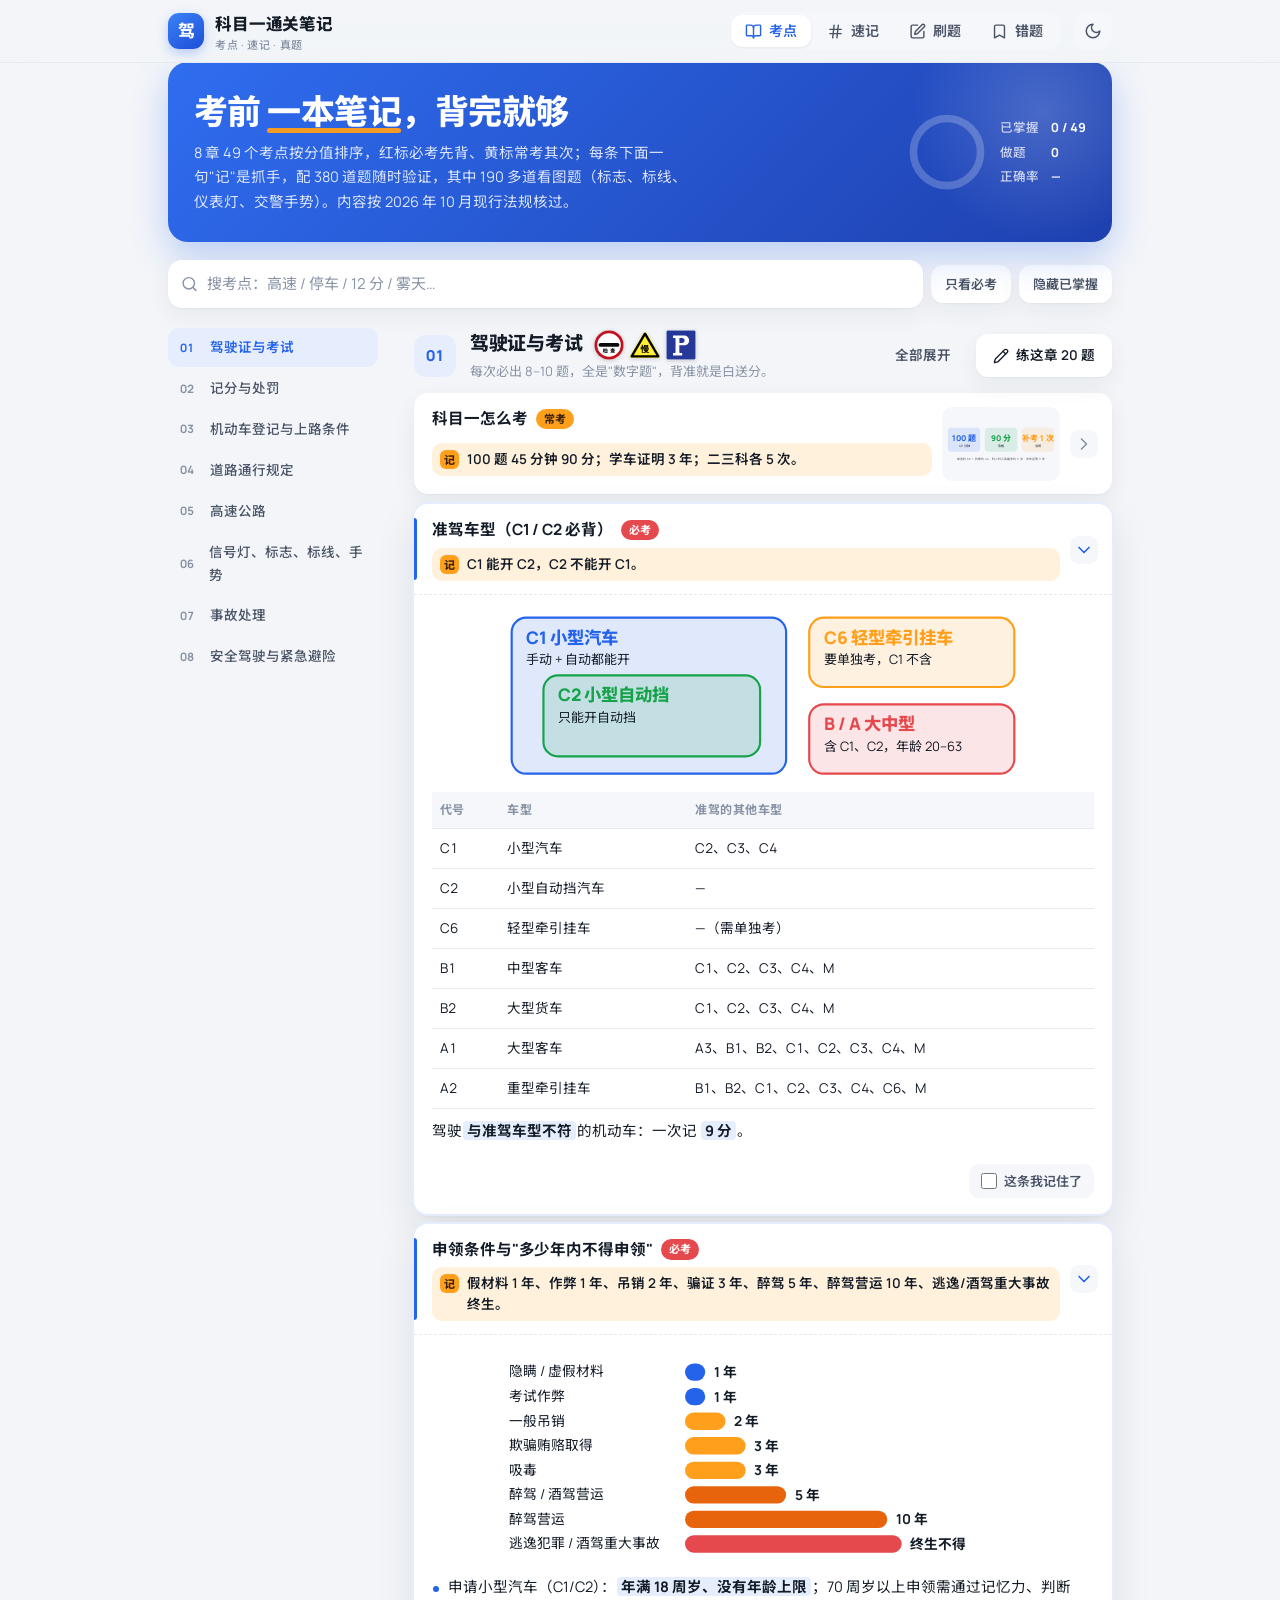
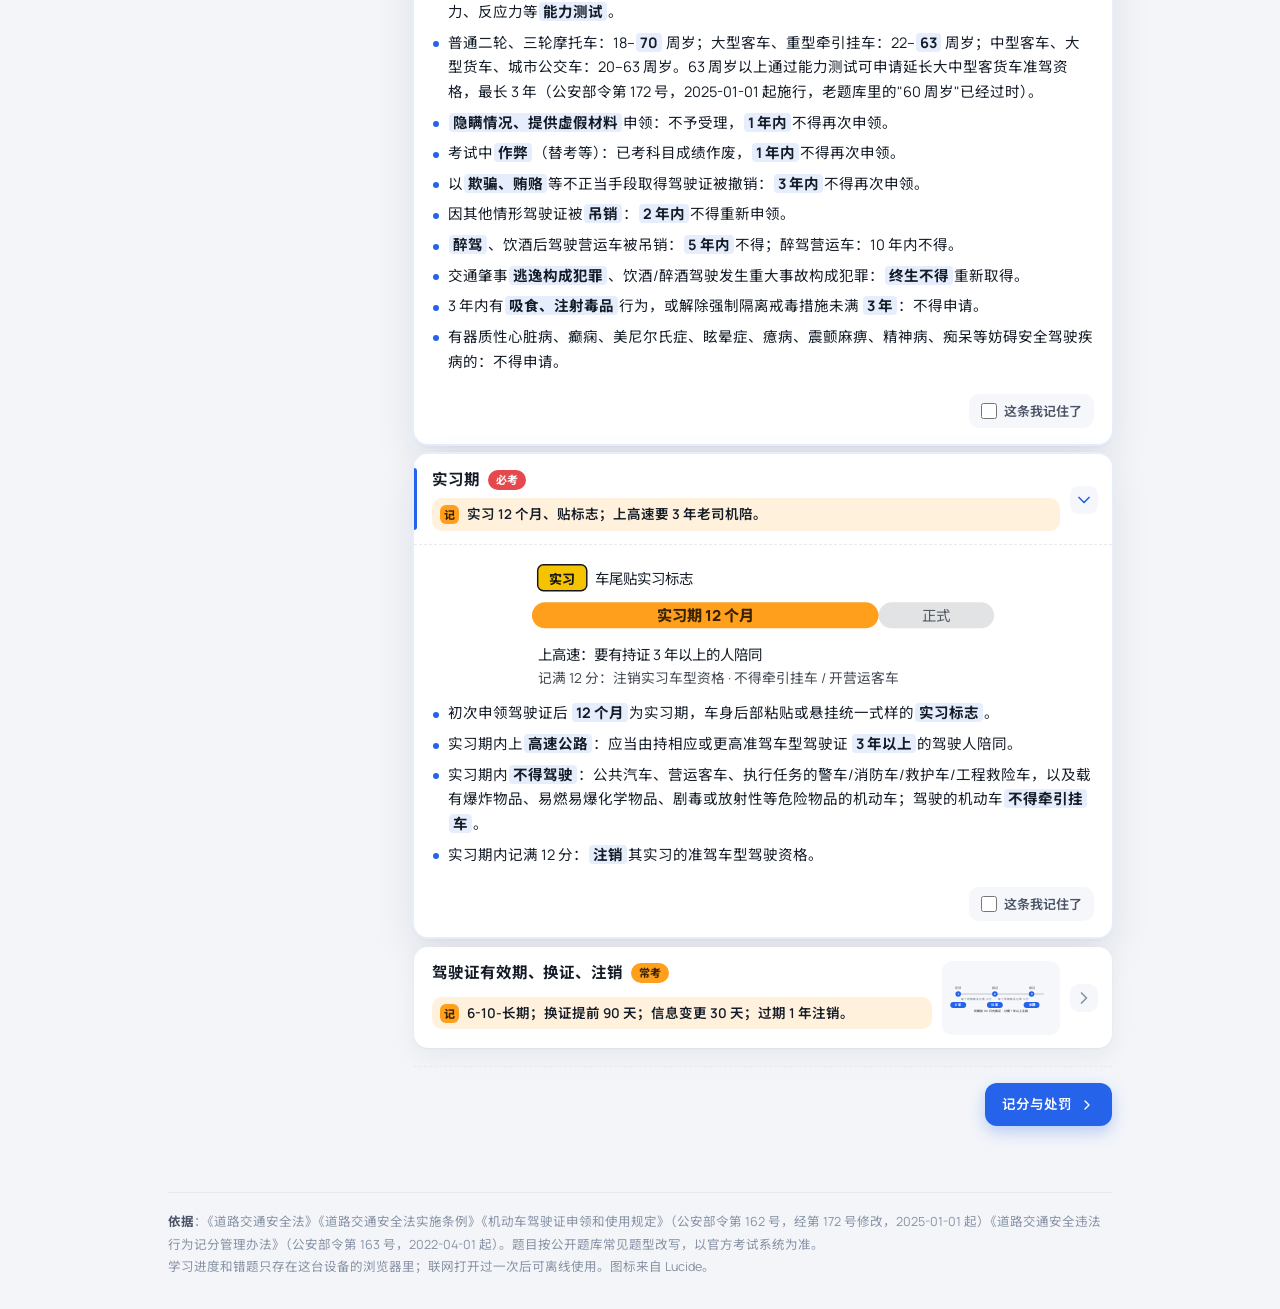
<file: index.html>
<!doctype html>
<html lang="zh-CN">
<head>
<meta charset="utf-8">
<meta name="viewport" content="width=device-width,initial-scale=1,viewport-fit=cover">
<meta name="theme-color" content="#2563eb">
<title>科目一通关笔记</title>
<meta name="description" content="驾照科目一考点大纲、高频数字速记和经典真题练习（含标志、标线、仪表灯、交警手势看图题），手机电脑都能用，离线可看。">
<link rel="manifest" href="manifest.json">
<meta name="apple-mobile-web-app-capable" content="yes">
<meta name="mobile-web-app-capable" content="yes">
<meta name="apple-mobile-web-app-title" content="科目一">
<link rel="apple-touch-icon" href="assets/icons/icon-180.png">
<link rel="icon" type="image/png" sizes="32x32" href="assets/icons/favicon-32.png">
<link rel="preconnect" href="https://fonts.googleapis.com">
<link rel="preconnect" href="https://fonts.gstatic.com" crossorigin>
<link rel="stylesheet" href="https://fonts.googleapis.com/css2?family=Manrope:wght@500;600;700;800&family=Noto+Sans+SC:wght@400;500;700&display=swap">
<link rel="stylesheet" href="assets/style.css?v=24">
</head>
<body>
<!-- Lucide 图标（ISC 许可），统一 24 网格 / 2px 描边 -->
<svg width="0" height="0" style="position:absolute" aria-hidden="true">
  <symbol id="i-book" viewBox="0 0 24 24"><path d="M12 7v14"/><path d="M3 18a1 1 0 0 1-1-1V4a1 1 0 0 1 1-1h5a4 4 0 0 1 4 4 4 4 0 0 1 4-4h5a1 1 0 0 1 1 1v13a1 1 0 0 1-1 1h-6a3 3 0 0 0-3 3 3 3 0 0 0-3-3z"/></symbol>
  <symbol id="i-num" viewBox="0 0 24 24"><line x1="4" x2="20" y1="9" y2="9"/><line x1="4" x2="20" y1="15" y2="15"/><line x1="10" x2="8" y1="3" y2="21"/><line x1="16" x2="14" y1="3" y2="21"/></symbol>
  <symbol id="i-pen" viewBox="0 0 24 24"><path d="M12 3H5a2 2 0 0 0-2 2v14a2 2 0 0 0 2 2h14a2 2 0 0 0 2-2v-7"/><path d="M18.375 2.625a1 1 0 0 1 3 3l-9.013 9.014a2 2 0 0 1-.853.505l-2.873.84a.5.5 0 0 1-.62-.62l.84-2.873a2 2 0 0 1 .506-.852z"/></symbol>
  <symbol id="i-pencil" viewBox="0 0 24 24"><path d="M21.174 6.812a1 1 0 0 0-3.986-3.987L3.842 16.174a2 2 0 0 0-.5.83l-1.321 4.352a.5.5 0 0 0 .623.622l4.353-1.32a2 2 0 0 0 .83-.497z"/><path d="m15 5 4 4"/></symbol>
  <symbol id="i-bookmark" viewBox="0 0 24 24"><path d="m19 21-7-4-7 4V5a2 2 0 0 1 2-2h10a2 2 0 0 1 2 2v16z"/></symbol>
  <symbol id="i-flame" viewBox="0 0 24 24"><path d="M8.5 14.5A2.5 2.5 0 0 0 11 12c0-1.38-.5-2-1-3-1.072-2.143-.224-4.054 2-6 .5 2.5 2 4.9 4 6.5 2 1.6 3 3.5 3 5.5a7 7 0 1 1-14 0c0-1.153.433-2.294 1-3a2.5 2.5 0 0 0 2.5 2.5z"/></symbol>
  <symbol id="i-timer" viewBox="0 0 24 24"><line x1="10" x2="14" y1="2" y2="2"/><line x1="12" x2="15" y1="14" y2="11"/><circle cx="12" cy="14" r="8"/></symbol>
  <symbol id="i-list" viewBox="0 0 24 24"><path d="M10 12h11"/><path d="M10 18h11"/><path d="M10 6h11"/><path d="M4 10h2"/><path d="M4 6h1v4"/><path d="M6 18H4c0-1 2-2 2-3s-1-1.5-2-1"/></symbol>
  <symbol id="i-sparkles" viewBox="0 0 24 24"><path d="M9.937 15.5A2 2 0 0 0 8.5 14.063l-6.135-1.582a.5.5 0 0 1 0-.962L8.5 9.936A2 2 0 0 0 9.937 8.5l1.582-6.135a.5.5 0 0 1 .963 0L14.063 8.5A2 2 0 0 0 15.5 9.937l6.135 1.581a.5.5 0 0 1 0 .964L15.5 14.063a2 2 0 0 0-1.437 1.437l-1.582 6.135a.5.5 0 0 1-.963 0z"/><path d="M20 3v4"/><path d="M22 5h-4"/></symbol>
  <symbol id="i-sun" viewBox="0 0 24 24"><circle cx="12" cy="12" r="4"/><path d="M12 2v2"/><path d="M12 20v2"/><path d="m4.93 4.93 1.41 1.41"/><path d="m17.66 17.66 1.41 1.41"/><path d="M2 12h2"/><path d="M20 12h2"/><path d="m6.34 17.66-1.41 1.41"/><path d="m19.07 4.93-1.41 1.41"/></symbol>
  <symbol id="i-moon" viewBox="0 0 24 24"><path d="M12 3a6 6 0 0 0 9 9 9 9 0 1 1-9-9Z"/></symbol>
  <symbol id="i-search" viewBox="0 0 24 24"><circle cx="11" cy="11" r="8"/><path d="m21 21-4.3-4.3"/></symbol>
  <symbol id="i-chev-r" viewBox="0 0 24 24"><path d="m9 18 6-6-6-6"/></symbol>
  <symbol id="i-menu" viewBox="0 0 24 24"><path d="M4 6h16"/><path d="M4 12h16"/><path d="M4 18h16"/></symbol>
  <symbol id="i-chev-d" viewBox="0 0 24 24"><path d="m6 9 6 6 6-6"/></symbol>
  <symbol id="i-chev-l" viewBox="0 0 24 24"><path d="m15 18-6-6 6-6"/></symbol>
  <symbol id="i-check" viewBox="0 0 24 24"><path d="M20 6 9 17l-5-5"/></symbol>
  <symbol id="i-x" viewBox="0 0 24 24"><path d="M18 6 6 18"/><path d="m6 6 12 12"/></symbol>
  <symbol id="i-redo" viewBox="0 0 24 24"><path d="M3 12a9 9 0 1 0 9-9 9.75 9.75 0 0 0-6.74 2.74L3 8"/><path d="M3 3v5h5"/></symbol>
  <symbol id="i-trash" viewBox="0 0 24 24"><path d="M3 6h18"/><path d="M19 6v14c0 1-1 2-2 2H7c-1 0-2-1-2-2V6"/><path d="M8 6V4c0-1 1-2 2-2h4c1 0 2 1 2 2v2"/></symbol>
  <symbol id="i-party" viewBox="0 0 24 24"><path d="M5.8 11.3 2 22l10.7-3.79"/><path d="M4 3h.01"/><path d="M22 8h.01"/><path d="M15 2h.01"/><path d="M22 20h.01"/><path d="m22 2-2.24.75a2.9 2.9 0 0 0-1.96 3.12c.1.86-.57 1.63-1.45 1.63h-.38c-.86 0-1.6.6-1.76 1.44L14 10"/><path d="m22 13-.82-.33c-.86-.34-1.82.2-1.98 1.11c-.11.7-.72 1.22-1.43 1.22H17"/><path d="m11 2 .33.82c.34.86-.2 1.82-1.11 1.98C9.52 4.9 9 5.52 9 6.23V7"/><path d="M11 13c1.93 1.93 2.83 4.17 2 5-.83.83-3.07-.07-5-2-1.93-1.93-2.83-4.17-2-5 .83-.83 3.07.07 5 2Z"/></symbol>
</svg>

<header class="top">
  <div class="wrap">
    <div class="top-row">
      <a class="logo" href="#outline"><span class="mark">驾</span><span><b>科目一通关笔记</b><small>考点 · 速记 · 真题</small></span></a>
      <nav class="tabs" role="tablist">
        <button role="tab" data-view="outline" aria-selected="true"><svg class="i"><use href="#i-book"/></svg>考点</button>
        <button role="tab" data-view="numbers" aria-selected="false"><svg class="i"><use href="#i-num"/></svg>速记</button>
        <button role="tab" data-view="quiz" aria-selected="false"><svg class="i"><use href="#i-pen"/></svg>刷题</button>
        <button role="tab" data-view="wrong" aria-selected="false"><svg class="i"><use href="#i-bookmark"/></svg>错题<span class="badge" id="wrongBadge"></span></button>
      </nav>
      <button class="icon-btn" id="themeBtn" title="切换深浅色" aria-label="切换深浅色"><svg class="i" style="font-size:18px"><use href="#i-moon"/></svg></button>
    </div>
  </div>
</header>

<main class="wrap">
  <section class="view" id="view-outline">
    <div class="hero">
      <div>
        <h1>考前 <em>一本笔记</em>，背完就够</h1>
        <p>8 章 <span id="cntPts">49</span> 个考点按分值排序，红标必考先背、黄标常考其次；每条下面一句"记"是抓手，配 <span id="cntQ">377</span> 道题随时验证，其中 <span id="cntPic">190</span> 多道看图题（标志、标线、仪表灯、交警手势）。内容按 2026 年 10 月现行法规核过。</p>
      </div>
      <div class="ring" id="ring"></div>
    </div>
    <div class="toolbar">
      <div class="search-wrap"><svg class="i"><use href="#i-search"/></svg><input class="search" id="search" type="search" placeholder="搜考点：高速 / 停车 / 12 分 / 雾天…" autocomplete="off"></div>
      <button class="chip" id="onlyHot" aria-pressed="false">只看必考</button>
      <button class="chip" id="hideMastered" aria-pressed="false">隐藏已掌握</button>
    </div>
    <p class="search-hint" id="searchHint" hidden>搜索结果来自全部章节；清空搜索回到当前章。</p>
    <div class="toc-m-wrap">
      <div class="toc-m" id="tocM"></div>
      <div class="toc-tree" id="tocTree" hidden></div>
    </div>
    <div class="outline-grid">
      <nav class="toc" id="toc" aria-label="章节"></nav>
      <div id="outline-box"></div>
    </div>
  </section>

  <section class="view" id="view-numbers" hidden>
    <h2 class="vh">数字速记</h2>
    <p class="lead">科目一四成以上的题考的是数字。先看图记规律，再看易混对比，最后按组背；打开"遮住答案"后点一下才显示。翻卡时点"没记住"的会标 ★，下次优先出。</p>
    <div class="toolbar" id="numTools"><button class="chip" id="hideAns" aria-pressed="false">遮住答案</button><button class="chip" id="onlyMiss" aria-pressed="false" hidden>只看没记住</button><button class="btn primary" id="flashBtn"><svg class="i"><use href="#i-sparkles"/></svg>翻卡自测</button></div>
    <div id="numbers-box"></div>
    <div id="flash" hidden></div>
  </section>

  <section class="view" id="view-quiz" hidden>
    <div id="quiz-box"></div>
  </section>

  <section class="view" id="view-wrong" hidden>
    <div id="wrong-box"></div>
  </section>

  <footer class="foot">
    <b>依据</b>：《道路交通安全法》《道路交通安全法实施条例》《机动车驾驶证申领和使用规定》（公安部令第 162 号，经第 172 号修改，2025-01-01 起）《道路交通安全违法行为记分管理办法》（公安部令第 163 号，2022-04-01 起）。题目按公开题库常见题型改写，以官方考试系统为准。<br>
    学习进度和错题只存在这台设备的浏览器里；联网打开过一次后可离线使用。图标来自 Lucide。
  </footer>
</main>

<script src="assets/data.js?v=24"></script>
<script src="assets/illus.js?v=24"></script>
<script src="assets/signs/manifest.js?v=24"></script>
<script src="assets/dash/manifest.js?v=24"></script>
<script src="assets/gest/manifest.js?v=24"></script>
<script src="assets/lanes/manifest.js?v=24"></script>
<script src="assets/pics.js?v=24"></script>
<script src="assets/questions2.js?v=24"></script>
<script src="assets/app.js?v=24"></script>
</body>
</html>
</file>
<file: assets/style.css>
/* 科目一通关笔记
   清爽应用风：浅灰底 + 白卡片 + 交管蓝；字体 Manrope（数字/英文）+ Noto Sans SC（中文）；图标 Lucide 线条 */
:root{
  --bg:#f3f5f9; --bg-2:#e9eef6; --paper:#ffffff; --paper-2:#f5f7fb;
  --line:#e6eaf0; --line-2:#cfd6e0;
  --ink:#141c28; --ink-soft:#4a5466; --ink-dim:#8792a4;
  --brand:#2563eb; --brand-ink:#fff; --brand-soft:#e6eefd; --brand-deep:#1a48b8;
  --amber:#ff9f1c; --amber-soft:#fff1dc;
  --red:#e5484d; --red-soft:#fde9e9;
  --violet:#7c3aed; --violet-soft:#efe8fd;
  --ok:#16a34a; --ok-soft:#e3f6e9;
  --shadow:0 1px 2px rgba(20,28,40,.04),0 8px 24px rgba(20,28,40,.06);
  --shadow-2:0 2px 4px rgba(20,28,40,.05),0 16px 40px rgba(20,28,40,.1);
  --r:20px; --r-s:14px; --r-xs:10px;
  --sans:"Manrope","Noto Sans SC",-apple-system,"PingFang SC","Microsoft YaHei",sans-serif;
  color-scheme:light;
}
@media (prefers-color-scheme:dark){
  :root:not([data-theme="light"]){
    --bg:#0e131b; --bg-2:#131924; --paper:#171e2a; --paper-2:#1e2633;
    --line:#26303f; --line-2:#364254;
    --ink:#e9edf3; --ink-soft:#b2bccb; --ink-dim:#7c879a;
    --brand:#5b8def; --brand-ink:#07111f; --brand-soft:#1a2a47; --brand-deep:#93b4ff;
    --amber:#ffb347; --amber-soft:#3a2b14;
    --red:#ff6b6b; --red-soft:#3f1f22;
    --violet:#b08cff; --violet-soft:#2a2242;
    --ok:#4ade80; --ok-soft:#15301f;
    --shadow:0 1px 2px rgba(0,0,0,.35),0 8px 24px rgba(0,0,0,.3);
    --shadow-2:0 2px 4px rgba(0,0,0,.4),0 16px 40px rgba(0,0,0,.45);
    color-scheme:dark;
  }
}
:root[data-theme="dark"]{
  --bg:#0e131b; --bg-2:#131924; --paper:#171e2a; --paper-2:#1e2633;
  --line:#26303f; --line-2:#364254;
  --ink:#e9edf3; --ink-soft:#b2bccb; --ink-dim:#7c879a;
  --brand:#5b8def; --brand-ink:#07111f; --brand-soft:#1a2a47; --brand-deep:#93b4ff;
  --amber:#ffb347; --amber-soft:#3a2b14;
  --red:#ff6b6b; --red-soft:#3f1f22;
  --violet:#b08cff; --violet-soft:#2a2242;
  --ok:#4ade80; --ok-soft:#15301f;
  --shadow:0 1px 2px rgba(0,0,0,.35),0 8px 24px rgba(0,0,0,.3);
  --shadow-2:0 2px 4px rgba(0,0,0,.4),0 16px 40px rgba(0,0,0,.45);
  color-scheme:dark;
}

/* ---------- 基础 ---------- */
*{box-sizing:border-box}
html{-webkit-text-size-adjust:100%;scroll-behavior:smooth}
@media (prefers-reduced-motion:reduce){html{scroll-behavior:auto} *{transition:none!important;animation:none!important}}
body{margin:0;background:var(--bg);color:var(--ink);font-family:var(--sans);font-size:15px;line-height:1.7;min-height:100dvh;font-feature-settings:"ss01","cv11";-webkit-font-smoothing:antialiased}
button{font:inherit;color:inherit;cursor:pointer;-webkit-tap-highlight-color:transparent}
a{color:var(--brand)}
h1,h2,h3{font-weight:800;letter-spacing:-.015em;line-height:1.25;margin:0}
.num,.tabular{font-variant-numeric:tabular-nums}
.wrap{max-width:980px;margin:0 auto;padding:0 18px}
svg.i{width:1em;height:1em;flex:none;fill:none;stroke:currentColor;stroke-width:2;stroke-linecap:round;stroke-linejoin:round}

/* ---------- 顶栏 ---------- */
header.top{position:sticky;top:0;z-index:20;background:color-mix(in srgb,var(--bg) 86%,transparent);backdrop-filter:blur(14px);-webkit-backdrop-filter:blur(14px);box-shadow:0 1px 0 var(--line);padding-top:env(safe-area-inset-top)}
.top-row{display:flex;align-items:center;gap:14px;height:62px}
.logo{display:flex;align-items:center;gap:11px;text-decoration:none;color:var(--ink);white-space:nowrap}
.logo .mark{width:36px;height:36px;border-radius:11px;background:linear-gradient(145deg,#3b82f6,#1d4ed8);color:#fff;display:grid;place-items:center;font-weight:800;font-size:17px;box-shadow:0 4px 12px rgba(37,99,235,.3)}
.logo b{font-size:16.5px;font-weight:800;letter-spacing:-.01em}
.logo small{display:block;font-size:11px;color:var(--ink-dim);line-height:1.3;font-weight:500;letter-spacing:.06em}
nav.tabs{display:flex;gap:2px;margin-left:auto;background:var(--paper-2);padding:3px;border-radius:14px}
nav.tabs button{border:0;background:transparent;padding:7px 14px;border-radius:11px;color:var(--ink-soft);font-weight:600;font-size:14px;display:flex;align-items:center;gap:7px;line-height:1.3;position:relative;transition:background .15s,color .15s}
nav.tabs button svg.i{font-size:17px}
nav.tabs button:hover{color:var(--ink)}
nav.tabs button[aria-selected="true"]{background:var(--paper);color:var(--brand);box-shadow:0 1px 3px rgba(20,28,40,.08)}
.badge{position:absolute;top:-4px;right:2px;min-width:18px;height:18px;padding:0 5px;border-radius:999px;background:var(--red);color:#fff;font-size:11px;font-weight:700;line-height:18px;text-align:center;border:2px solid var(--paper-2)}
.badge:empty{display:none}
.icon-btn{border:0;background:var(--paper-2);border-radius:12px;width:38px;height:38px;display:grid;place-items:center;flex:none;color:var(--ink-soft);transition:background .15s,color .15s}
.icon-btn:hover{color:var(--ink);background:var(--line)}
@media (max-width:719px){
  header.top{backdrop-filter:none;-webkit-backdrop-filter:none;background:var(--bg)}
  .top-row{height:56px}
  .logo small{display:none}
  nav.tabs{position:fixed;left:0;right:0;bottom:0;z-index:30;margin:0;background:var(--paper);border-radius:22px 22px 0 0;box-shadow:0 -8px 28px rgba(20,28,40,.1);padding:8px 10px calc(6px + env(safe-area-inset-bottom));gap:4px}
  nav.tabs button{flex:1;flex-direction:column;gap:3px;padding:6px 4px;font-size:11px;border-radius:12px;font-weight:600}
  nav.tabs button svg.i{font-size:23px;stroke-width:1.9}
  nav.tabs button[aria-selected="true"]{background:transparent;color:var(--brand);box-shadow:none}
  nav.tabs button[aria-selected="true"] svg.i{stroke-width:2.4}
  nav.tabs button[aria-selected="true"]::after{content:"";position:absolute;left:50%;bottom:0;width:22px;height:3px;margin-left:-11px;border-radius:2px;background:var(--brand)}
  .badge{top:0;right:calc(50% - 24px);border-color:var(--paper)}
  main{padding-bottom:calc(96px + env(safe-area-inset-bottom))}
}

main{padding-top:20px;padding-bottom:60px}
.view[hidden]{display:none}

/* ---------- 页首 ---------- */
.hero{display:grid;grid-template-columns:1fr auto;gap:18px 28px;align-items:center;padding:28px 26px;margin:0 0 18px;border-radius:var(--r);color:#fff;background:linear-gradient(135deg,#2f6df0 0%,#1e40af 100%);box-shadow:0 14px 36px rgba(37,99,235,.28);position:relative;overflow:hidden}
.hero::after{content:"";position:absolute;right:-60px;top:-80px;width:260px;height:260px;border-radius:50%;background:radial-gradient(circle,rgba(255,255,255,.18),transparent 70%);pointer-events:none}
.hero h1{font-size:clamp(25px,4.6vw,34px);margin:0 0 8px;color:#fff}
.hero h1 em{font-style:normal;position:relative;white-space:nowrap;z-index:0}
.hero h1 em::after{content:"";position:absolute;left:0;right:0;bottom:1px;height:5px;background:var(--amber);opacity:.95;z-index:-1;border-radius:3px}
.hero p{margin:0;color:rgba(255,255,255,.84);font-size:14.5px;max-width:34em;line-height:1.7}
.ring{display:flex;align-items:center;gap:14px;position:relative;z-index:1}
.ring svg{width:78px;height:78px;transform:rotate(-90deg)}
.ring circle{fill:none;stroke-width:7}
.ring .bg{stroke:rgba(255,255,255,.22)}
.ring .fg{stroke:var(--amber);stroke-linecap:round;transition:stroke-dashoffset .6s cubic-bezier(.2,.8,.3,1)}
.ring dl{margin:0;display:grid;grid-template-columns:auto auto;gap:3px 12px;font-size:12.5px;color:rgba(255,255,255,.75)}
.ring dt{font-weight:500}
.ring dd{margin:0;color:#fff;font-weight:700;font-variant-numeric:tabular-nums}
@media (max-width:719px){.hero{grid-template-columns:1fr;gap:16px;padding:22px 20px}.hero::after{right:-90px;top:-120px}}

/* ---------- 工具条 ---------- */
.toolbar{display:flex;gap:8px;flex-wrap:wrap;align-items:center;margin:14px 0 16px}
.search-wrap{flex:1 1 220px;min-width:0;position:relative}
.search-wrap svg.i{position:absolute;left:13px;top:50%;transform:translateY(-50%);color:var(--ink-dim);font-size:17px;pointer-events:none}
.search{width:100%;border:1.5px solid transparent;background:var(--paper);border-radius:14px;padding:10px 14px 10px 38px;font:inherit;color:var(--ink);outline:none;box-shadow:var(--shadow);transition:border-color .15s}
.search::placeholder{color:var(--ink-dim)}
.search:focus{border-color:var(--brand)}
.chip{border:1.5px solid transparent;background:var(--paper);border-radius:12px;padding:7px 13px;font-size:13px;font-weight:600;color:var(--ink-soft);white-space:nowrap;display:inline-flex;align-items:center;gap:6px;box-shadow:var(--shadow);transition:background .15s,color .15s}
.chip[aria-pressed="true"]{background:var(--brand);color:#fff}

/* ---------- 考点 ---------- */
.outline-grid{display:grid;grid-template-columns:1fr;gap:0 36px}
@media (min-width:1024px){.outline-grid{grid-template-columns:210px 1fr}}
.toc{position:sticky;top:78px;align-self:start;display:none;flex-direction:column;gap:2px;padding-top:4px}
@media (min-width:1024px){.toc{display:flex}}
.toc a{text-decoration:none;color:var(--ink-soft);padding:8px 12px;border-radius:11px;font-size:13.5px;font-weight:500;display:flex;align-items:center;gap:10px;transition:background .15s,color .15s}
.toc a .n{font-size:11.5px;font-weight:700;color:var(--ink-dim);width:20px;font-variant-numeric:tabular-nums}
.toc a:hover{background:var(--paper);color:var(--ink)}
.toc a.on{color:var(--brand);background:var(--brand-soft);font-weight:600}
.toc a.on .n{color:var(--brand)}
.toc-m{display:flex;gap:8px;overflow-x:auto;margin:0 -18px 10px;padding:2px 18px 10px;scrollbar-width:none}
.toc-m::-webkit-scrollbar{display:none}
.toc-m a{flex:none;text-decoration:none;color:var(--ink-soft);background:var(--paper);border-radius:11px;padding:6px 12px;font-size:13px;font-weight:500;box-shadow:var(--shadow)}
.toc-m a.on{background:var(--brand-soft);color:var(--brand);font-weight:700}
.toc-toggle{flex:none;border:0;background:var(--brand);color:#fff;border-radius:11px;padding:6px 12px;font-size:13px;font-weight:700;display:inline-flex;align-items:center;gap:5px;box-shadow:0 4px 12px rgba(37,99,235,.25)}
.toc-toggle[aria-expanded="true"]{background:var(--ink);box-shadow:none}
.toc-tree{background:var(--paper);border-radius:var(--r-s);box-shadow:var(--shadow-2);padding:6px 8px;margin:0 0 16px}
.toc-tree[hidden]{display:none}
.tt-ch>summary{list-style:none;cursor:pointer;display:flex;align-items:center;gap:10px;padding:10px 8px;border-radius:10px;font-weight:700;font-size:14.5px}
.tt-ch>summary::-webkit-details-marker{display:none}
.tt-ch>summary .n{font-size:11.5px;font-weight:800;color:var(--brand);background:var(--brand-soft);border-radius:7px;width:30px;height:24px;display:grid;place-items:center;font-variant-numeric:tabular-nums}
.tt-ch>summary .t{flex:1}
.tt-ch>summary .m{font-size:12px;font-weight:600;color:var(--ink-dim);font-variant-numeric:tabular-nums}
.tt-ch>summary svg.i{color:var(--ink-dim);transition:transform .2s;font-size:18px}
.tt-ch[open]>summary svg.i{transform:rotate(180deg)}
.tt-ch[open]>summary{color:var(--brand)}
.tt-pts{display:flex;flex-direction:column;padding:0 0 6px 14px;border-left:2px solid var(--line);margin:0 0 6px 22px}
.tt-pts a{text-decoration:none;color:var(--ink-soft);font-size:13.5px;padding:7px 10px;border-radius:8px;display:flex;align-items:center;gap:7px;line-height:1.45}
.tt-pts a:active{background:var(--paper-2)}
.tt-pts a.done{color:var(--ink-dim);text-decoration:line-through;text-decoration-color:var(--line-2)}
.tt-pts a .dot{width:6px;height:6px;border-radius:50%;background:transparent;flex:none}
.tt-pts a .dot.on{background:var(--red)}
@media (min-width:1024px){.toc-m,.toc-tree{display:none}}

section.ch{margin:6px 0 36px;scroll-margin-top:92px}
.ch-head{display:grid;grid-template-columns:auto 1fr auto;gap:2px 14px;align-items:center;margin-bottom:12px}
.ch-head .num{width:42px;height:42px;border-radius:12px;background:var(--brand-soft);color:var(--brand);display:grid;place-items:center;font-weight:800;font-size:15px;grid-row:1/3;font-variant-numeric:tabular-nums}
.ch-head h3{font-size:19px}
.ch-head p{grid-column:2;margin:0;color:var(--ink-dim);font-size:13px;line-height:1.5}
.ch-head .go{grid-column:3;grid-row:1/3}
@media (max-width:719px){.ch-head{grid-template-columns:auto 1fr}.ch-head .go{grid-column:1/3;grid-row:3;justify-self:start;margin-top:10px}}
.btn{border:1.5px solid transparent;background:var(--paper);border-radius:12px;padding:9px 16px;font-size:13.5px;font-weight:600;white-space:nowrap;display:inline-flex;align-items:center;gap:7px;box-shadow:var(--shadow);transition:background .15s,transform .12s,box-shadow .15s}
.btn svg.i{font-size:16px}
.btn:hover{box-shadow:var(--shadow-2)}
.btn:active{transform:scale(.98)}
.btn.primary{background:var(--brand);color:var(--brand-ink);box-shadow:0 6px 16px rgba(37,99,235,.28)}
.btn.primary:hover{background:var(--brand-deep);color:#fff}
.btn.ghost{background:transparent;box-shadow:none;color:var(--ink-soft)}
.btn.ghost:hover{background:var(--paper-2)}
.btn:disabled{opacity:.4;cursor:default;transform:none;box-shadow:none}

details.pt{background:var(--paper);border-radius:var(--r-s);margin:0 0 10px;box-shadow:var(--shadow);transition:box-shadow .15s}
details.pt:hover{box-shadow:var(--shadow-2)}
details.pt[open]{box-shadow:0 0 0 2px var(--brand-soft),var(--shadow-2)}
details.pt>summary{list-style:none;cursor:pointer;padding:14px 14px 13px 18px;display:grid;grid-template-columns:1fr auto;gap:6px 10px;align-items:start;position:relative}
details.pt>summary::-webkit-details-marker{display:none}
details.pt[open]>summary::before{content:"";position:absolute;left:0;top:14px;bottom:14px;width:3px;border-radius:0 3px 3px 0;background:var(--brand)}
.pt-title{font-weight:700;font-size:15.5px;display:flex;align-items:center;gap:8px;flex-wrap:wrap;line-height:1.5;letter-spacing:-.005em}
.pt-tip{grid-column:1/2;font-size:13.5px;color:var(--ink-soft);line-height:1.6;padding-left:24px;position:relative}
.pt-tip::before{content:"记";position:absolute;left:0;top:3px;width:17px;height:17px;border-radius:999px;background:var(--brand);color:#fff;font-size:10.5px;font-weight:700;display:grid;place-items:center;line-height:1}
.caret{grid-row:1/3;grid-column:2;align-self:center;color:var(--ink-dim);transition:transform .2s;font-size:20px;width:28px;height:28px;border-radius:9px;display:grid;place-items:center;background:var(--paper-2)}
details[open] .caret{transform:rotate(90deg);color:var(--brand)}
.tag{font-size:11px;font-weight:700;padding:1px 8px;border-radius:999px;line-height:1.7;display:inline-flex;align-items:center;gap:4px;letter-spacing:.01em}
.tag.h2{background:var(--red);color:#fff}
.tag.h1{background:var(--amber);color:#3a2300}
.tag.ok{background:var(--ok-soft);color:var(--ok)}
.tag.ok svg.i{font-size:12px;stroke-width:3}
.pt-body{padding:2px 18px 16px;border-top:1px dashed var(--line);font-size:14.5px}
.pt-body ul{list-style:none;padding-left:0;margin:10px 0}
.pt-body li{margin:6px 0;padding-left:16px;position:relative}
.pt-body li::before{content:"";position:absolute;left:1px;top:.72em;width:6px;height:6px;border-radius:50%;background:var(--brand)}
.pt-body p{margin:10px 0}
.pt-body b{color:var(--ink);font-weight:700;background:var(--brand-soft);border-radius:4px;padding:0 4px;margin:0 1px;box-decoration-break:clone;-webkit-box-decoration-break:clone}
.pt-body table,.num-table,.cmp-table{width:100%;border-collapse:collapse;margin:10px 0;font-size:13.5px}
.pt-body th,.pt-body td,.num-table td,.cmp-table td,.cmp-table th{border-bottom:1px solid var(--line);padding:8px 8px;text-align:left;vertical-align:top}
.pt-body th,.cmp-table th{background:var(--paper-2);font-weight:700;font-size:12px;color:var(--ink-dim);letter-spacing:.04em}
.pt-body td{font-variant-numeric:tabular-nums}
.tbl-scroll{overflow-x:auto}
.note{font-size:12.5px;color:var(--ink-dim)}
.warn{background:var(--red-soft);border-radius:10px;padding:9px 12px;font-size:13.5px}
.pt-foot{display:flex;justify-content:flex-end;align-items:center;gap:8px;padding-top:10px}
.master{display:flex;align-items:center;gap:7px;font-size:13px;font-weight:600;color:var(--ink-soft);cursor:pointer;user-select:none;padding:6px 12px;border-radius:10px;background:var(--paper-2);transition:background .15s,color .15s}
.master:has(input:checked){background:var(--ok-soft);color:var(--ok)}
.master input{width:16px;height:16px;accent-color:var(--ok);margin:0}
.c-red{color:var(--red)}.c-yel{color:#b27f00}.c-grn{color:var(--ok)}.c-blu{color:var(--brand)}
:root[data-theme="dark"] .c-yel{color:var(--amber)}
@media (prefers-color-scheme:dark){:root:not([data-theme="light"]) .c-yel{color:var(--amber)}}

.sign-row{display:grid;grid-template-columns:repeat(auto-fill,minmax(104px,1fr));gap:10px;margin:12px 0}
.sign-row figure,.lane-grid figure{margin:0;text-align:center;font-size:12px;color:var(--ink-soft);line-height:1.45}
.sign-row svg,.sign-row img,.sign-row .lamp{width:62px;height:62px;display:block;margin:0 auto 6px;filter:drop-shadow(0 1px 2px rgba(0,0,0,.14));object-fit:contain}
.sign-row svg[viewBox="0 0 120 80"],.sign-row img.wide{width:94px}
.lane-grid{display:grid;grid-template-columns:repeat(auto-fill,minmax(150px,1fr));gap:10px;margin:12px 0}
.lane-grid svg{width:100%;height:46px;display:block;border-radius:8px;margin-bottom:6px}
.lane-grid figcaption{text-align:left}

/* ---------- 速记 ---------- */
.vh{font-size:24px;margin:4px 0 6px}
.lead{color:var(--ink-soft);margin:0 0 18px;font-size:14px}
.num-grid{display:grid;grid-template-columns:1fr;gap:12px}
@media (min-width:860px){.num-grid{grid-template-columns:1fr 1fr}.num-grid .span2{grid-column:1/3}}
.num-group{background:var(--paper);border-radius:var(--r-s);padding:10px 18px 8px;box-shadow:var(--shadow)}
.num-group h3{font-size:15px;margin:8px 0 4px;display:flex;align-items:center;gap:9px}
.num-group h3::before{content:"";width:8px;height:8px;border-radius:3px;background:var(--brand)}
.num-table td:first-child{color:var(--ink-soft);width:56%}
.num-table td:last-child{font-weight:700;font-variant-numeric:tabular-nums;color:var(--brand-deep)}
.num-table tr:last-child td{border-bottom:0}
.hide-ans .num-table td:last-child,.hide-ans .cmp-table td.ans{filter:blur(6px);cursor:pointer;user-select:none;transition:filter .15s}
.hide-ans .num-table td.shown,.hide-ans .cmp-table td.shown{filter:none}
.cmp-table td:first-child{font-weight:700;width:30%}
@media (max-width:719px){.cmp-table{font-size:13px}.cmp-table td,.cmp-table th{padding:7px 5px}}

/* ---------- 刷题 ---------- */
.mode-grid{display:grid;grid-template-columns:repeat(auto-fill,minmax(220px,1fr));gap:10px;margin-bottom:26px}
.mode{background:var(--paper);border:1.5px solid transparent;border-radius:var(--r-s);padding:15px 16px 14px;text-align:left;display:flex;flex-direction:column;gap:4px;box-shadow:var(--shadow);transition:transform .12s,box-shadow .15s,border-color .15s}
.mode:hover{transform:translateY(-2px);box-shadow:var(--shadow-2);border-color:var(--brand-soft)}
.mode b{font-size:15.5px;font-weight:700;display:flex;align-items:center;gap:9px}
.mode b svg.i{font-size:19px;color:var(--brand)}
.mode span{font-size:12.5px;color:var(--ink-dim);font-variant-numeric:tabular-nums}
.mode.featured{background:linear-gradient(135deg,#2f6df0,#1e40af);color:#fff;box-shadow:0 10px 26px rgba(37,99,235,.3)}
.mode.featured b svg.i{color:var(--amber)}
.mode.featured span{color:inherit;opacity:.85}
.sub-h{font-size:12px;color:var(--ink-dim);margin:0 0 10px;font-weight:700;letter-spacing:.08em;text-transform:uppercase}
.bar{height:5px;background:var(--line);border-radius:9px;overflow:hidden;margin-top:8px}
.bar i{display:block;height:100%;background:var(--brand);border-radius:9px;transition:width .4s}

.quiz-head{display:flex;align-items:center;gap:10px;margin-bottom:10px;font-size:13px;color:var(--ink-dim)}
.quiz-head .grow{flex:1;font-weight:600;color:var(--ink-soft)}
.quiz-head .cnt{font-variant-numeric:tabular-nums;font-weight:700}
.qcard{background:var(--paper);border-radius:var(--r);padding:22px 20px;box-shadow:var(--shadow-2);animation:in .2s ease-out}
@keyframes in{from{opacity:0;transform:translateY(4px)}to{opacity:1;transform:none}}
.qmeta{display:flex;gap:6px;margin-bottom:12px;flex-wrap:wrap;align-items:center}
.qtype{font-size:11.5px;font-weight:600;padding:2px 9px;border-radius:999px;background:var(--paper-2);color:var(--ink-soft)}
.qtext{font-size:18px;font-weight:700;margin:0 0 16px;line-height:1.6;letter-spacing:-.01em}
.qsign svg,.qsign img,.qsign .lamp{width:116px;height:116px;display:block;margin:2px auto 18px;filter:drop-shadow(0 3px 6px rgba(0,0,0,.16));object-fit:contain}
.qsign img.wide{width:170px}
.opts{display:flex;flex-direction:column;gap:9px}
.opts.judge{flex-direction:row}
.opts.judge .opt{flex:1;justify-content:center}
.opt{display:flex;align-items:center;gap:12px;text-align:left;border:1.5px solid transparent;background:var(--paper-2);border-radius:14px;padding:11px 13px;font-size:15px;font-weight:500;min-height:50px;transition:border-color .12s,background .12s}
.opt:hover:not(:disabled){border-color:var(--brand);background:var(--paper)}
.opt .k{flex:none;width:28px;height:28px;border-radius:9px;display:grid;place-items:center;background:var(--paper);font-size:13px;font-weight:800;color:var(--ink-soft);box-shadow:var(--shadow)}
.opt:disabled{cursor:default}
.opt.right{border-color:var(--ok);background:var(--ok-soft)}
.opt.right .k{background:var(--ok);color:#fff}
.opt.wrong{border-color:var(--red);background:var(--red-soft)}
.opt.wrong .k{background:var(--red);color:#fff}
.opt.picked{border-color:var(--brand);background:var(--brand-soft)}
.exp{margin-top:14px;padding:12px 14px;border-radius:12px;background:var(--paper-2);font-size:14px}
.exp.ok{background:var(--ok-soft)}.exp.no{background:var(--red-soft)}
.exp .verdict{font-weight:800;margin-right:6px;display:inline-flex;align-items:center;gap:4px}
.exp .verdict svg.i{stroke-width:2.6}
.exp.ok .verdict{color:var(--ok)}.exp.no .verdict{color:var(--red)}
.exp a{font-size:13px;font-weight:600;margin-left:4px;white-space:nowrap;display:inline-flex;align-items:center;gap:2px;text-decoration:none}
.quiz-nav{display:flex;gap:10px;margin-top:14px}
.quiz-nav .btn{flex:1;padding:12px;justify-content:center}

.result{text-align:center;background:var(--paper);border-radius:var(--r);padding:32px 18px 26px;box-shadow:var(--shadow-2)}
.result .score{font-size:68px;font-weight:800;line-height:1;font-variant-numeric:tabular-nums;letter-spacing:-.03em}
.result .score.pass{color:var(--ok)}.result .score.fail{color:var(--red)}
.result .score small{font-size:20px;margin-left:2px;font-weight:700}
.result p{color:var(--ink-soft);margin:12px 0 0}
.result .acts{display:flex;gap:10px;justify-content:center;flex-wrap:wrap;margin-top:18px}

/* ---------- 错题 ---------- */
.wrong-item{background:var(--paper);border-radius:var(--r-s);padding:14px 18px;margin-bottom:10px;overflow:hidden;box-shadow:var(--shadow)}
.wrong-item .q{font-weight:600}
.wrong-item .a{font-size:13.5px;color:var(--ok);margin-top:4px;font-weight:700}
.wrong-item .e{font-size:13px;color:var(--ink-soft);margin-top:2px}
.wrong-item .cnt{font-size:12px;color:var(--red);margin-top:4px;font-weight:600}
.wrong-item svg,.wrong-item img,.wrong-item .lamp{width:56px;height:56px;float:right;margin-left:10px;filter:drop-shadow(0 1px 2px rgba(0,0,0,.14));object-fit:contain}
.empty{text-align:center;color:var(--ink-dim);padding:48px 10px;background:var(--paper);border-radius:var(--r);box-shadow:var(--shadow)}
.empty svg.i{font-size:34px;display:block;margin:0 auto 10px;stroke-width:1.5}

footer.foot{border-top:1px solid var(--line);margin-top:30px;padding:18px 0 30px;color:var(--ink-dim);font-size:12.5px;line-height:1.8}
footer.foot b{color:var(--ink-soft);font-weight:700}

/* ---------- 图解 ---------- */
svg.il{display:block;width:100%;max-width:520px;height:auto;margin:12px auto 4px;color:var(--ink)}
.il-ladder{max-width:460px}
.ch-art{display:inline-flex;gap:6px;margin-left:12px;vertical-align:middle}
.ch-art svg,.ch-art img,.ch-art .lamp{width:30px;height:30px;display:block;filter:drop-shadow(0 1px 2px rgba(0,0,0,.16));object-fit:contain}
.ch-art svg[viewBox="0 0 120 80"],.ch-art img.wide{width:44px}
@media (max-width:719px){.ch-art{gap:5px;margin-left:10px}.ch-art svg,.ch-art img,.ch-art .lamp{width:26px;height:26px}.ch-art svg[viewBox="0 0 120 80"],.ch-art img.wide{width:38px}}
.sign-row figure .illus{display:none}

/* ---------- 连击 / 通关 ---------- */
.combo{position:absolute;right:16px;top:14px;background:var(--amber);color:#3a2300;font-weight:800;font-size:13px;padding:5px 11px;border-radius:999px;animation:pop 1.4s ease-out forwards;pointer-events:none}
.qcard{position:relative}
@keyframes pop{0%{transform:translateY(6px) scale(.8);opacity:0}15%{transform:none;opacity:1}75%{opacity:1}100%{transform:translateY(-10px);opacity:0}}
.mode.passed{border-color:var(--ok)}
.mode b .tag{margin-left:auto}

/* ---------- 翻卡 ---------- */
.flash-head{display:flex;align-items:center;gap:10px;margin-bottom:10px;font-size:13px;color:var(--ink-dim)}
.flash-head .grow{flex:1;font-weight:600;color:var(--ink-soft)}
.flash-head .cnt{font-variant-numeric:tabular-nums;font-weight:700}
.fcard{perspective:1200px;cursor:pointer;outline:none;min-height:240px}
.f-inner{position:relative;width:100%;min-height:240px;transition:transform .45s cubic-bezier(.2,.8,.3,1);transform-style:preserve-3d}
.fcard.flipped .f-inner{transform:rotateY(180deg)}
.f-face{position:absolute;inset:0;backface-visibility:hidden;-webkit-backface-visibility:hidden;background:var(--paper);border-radius:var(--r);box-shadow:var(--shadow-2);padding:26px 22px;display:flex;flex-direction:column;align-items:center;justify-content:center;text-align:center;gap:10px}
.f-face small{font-size:11px;font-weight:800;letter-spacing:.1em;color:var(--ink-dim)}
.f-face div{font-size:19px;font-weight:700;line-height:1.5}
.f-face em{font-style:normal;font-size:12px;color:var(--ink-dim)}
.f-back{transform:rotateY(180deg);background:var(--brand);color:#fff}
.f-back small{color:rgba(255,255,255,.7)}
.f-back div{font-size:22px}

/* 章节切换 */
.search-hint{font-size:12.5px;color:var(--ink-dim);margin:-6px 0 12px}
.ch-nav{display:flex;justify-content:space-between;align-items:center;gap:10px;margin-top:18px;padding-top:16px;border-top:1px dashed var(--line)}
.ch-nav .btn{max-width:48%;overflow:hidden;text-overflow:ellipsis}

/* 手势网格 */
.gest-grid{display:grid;grid-template-columns:repeat(auto-fill,minmax(150px,1fr));gap:12px;margin:12px 0 6px}
.gest-grid figure{margin:0;background:var(--paper-2);border-radius:12px;padding:8px 8px 10px;text-align:center}
.gest-grid svg{width:100%;max-width:150px;height:auto;display:block;margin:0 auto 8px;border-radius:10px}
.gest-grid figcaption b{display:block;font-size:13.5px;font-weight:800;margin-bottom:3px}
.gest-grid figcaption span{display:block;font-size:11.5px;color:var(--ink-soft);line-height:1.5}
@media (max-width:719px){.gest-grid{grid-template-columns:1fr 1fr;gap:10px}}

/* ISO 7000 仪表符号：黑色线稿用 mask 按灯色着色，放在深色面板上 */
.lamp{display:block;aspect-ratio:1;background:#1c1f24;border-radius:18%;position:relative;overflow:hidden}
.lamp::before{content:"";position:absolute;inset:15%;background:var(--lc,#fff);-webkit-mask:var(--m) center/contain no-repeat;mask:var(--m) center/contain no-repeat}
.lamp-red{--lc:#ff4d3d}.lamp-yellow{--lc:#ffb400}.lamp-green{--lc:#4ade80}.lamp-blue{--lc:#5aa9ff}

/* 手势实拍照片：竖版 2:3 */
img.photo{aspect-ratio:2/3;object-fit:cover;border-radius:10px;background:#1e5aa8}
.qsign img.photo{width:auto;height:200px}
.sign-row img.photo{width:auto;height:84px}
.wrong-item img.photo{width:auto;height:72px}
.gest-grid img.photo{max-width:none;width:100%;height:auto}

/* 标线：国标图例裁图，宽高比不一 */
img.lanepic{object-fit:contain;border-radius:8px;background:#fff}
.qsign img.lanepic{width:auto;max-width:100%;height:auto;max-height:230px}
.sign-row img.lanepic{width:auto;max-width:100%;height:84px}
.wrong-item img.lanepic{width:auto;height:72px;max-width:120px}
.lane-grid img.lanepic{width:100%;height:auto;max-height:140px;object-fit:cover;margin-bottom:6px}

/* ---------- 考点卡：收起也能看到图 + 口诀色块 ---------- */
details.pt>summary{grid-template-columns:1fr auto auto}
details.pt .caret{grid-column:3;grid-row:1/3}
.pt-thumb{grid-column:2;grid-row:1/3;align-self:center;width:118px;height:74px;display:flex;align-items:center;justify-content:center;gap:6px;padding:4px;border-radius:10px;background:var(--paper-2);overflow:hidden;color:var(--ink)}
.pt-thumb svg.il{margin:0;width:100%;height:100%;max-width:none}
.pt-thumb img,.pt-thumb .lamp,.pt-thumb.signs>svg{width:50px;height:50px;object-fit:contain;flex:none}
.pt-thumb img.wide,.pt-thumb img.lanepic{width:auto;max-width:100%;height:62px}
.pt-thumb img.photo{width:auto;height:66px}
details.pt[open] .pt-thumb{display:none}
.pt-tip{grid-column:1/2;display:flex;align-items:flex-start;gap:8px;padding:6px 10px 6px 8px;border-radius:10px;background:var(--amber-soft);color:var(--ink);font-size:13.5px;font-weight:600;line-height:1.55}
.pt-tip::before{content:none}
.pt-tip i{flex:none;font-style:normal;width:19px;height:19px;margin-top:1px;border-radius:6px;background:var(--amber);color:#3a2300;font-size:11px;font-weight:800;display:grid;place-items:center}
details.pt[open] .pt-tip{grid-column:1/3}
.ch-head .go{display:flex;gap:8px;flex-wrap:wrap}
@media (max-width:719px){
  .pt-thumb{width:86px;height:58px}
  .pt-thumb img,.pt-thumb .lamp,.pt-thumb.signs>svg{width:38px;height:38px}
  .pt-thumb img.wide,.pt-thumb img.lanepic,.pt-thumb img.photo{height:48px}
  /* 手机首屏留给考点：顶部卡压成一条 */
  .hero{padding:14px 16px;gap:10px;margin-bottom:12px}
  .hero h1{font-size:20px;margin:0}
  .hero p{display:none}
  .ring{gap:10px}
  .ring svg{width:40px;height:40px}
  .ring dl{grid-template-columns:repeat(3,auto auto);gap:2px 8px;font-size:12px}
}

/* ---------- 速记：看图记数字 / 易混卡片 / 分组清单 ---------- */
.num-sec{margin:0 0 22px}
.sec-h{font-size:17px;margin:0 0 10px;display:flex;align-items:baseline;gap:8px}
.sec-h small{font-size:12.5px;font-weight:500;color:var(--ink-dim)}
.tipline{display:flex;align-items:flex-start;gap:8px;margin:8px 0 6px;padding:6px 10px 6px 8px;border-radius:10px;background:var(--amber-soft);font-size:13.5px;font-weight:600;line-height:1.55;color:var(--ink)}
.tipline i{flex:none;font-style:normal;width:19px;height:19px;margin-top:1px;border-radius:6px;background:var(--amber);color:#3a2300;font-size:11px;font-weight:800;display:grid;place-items:center}
.vis-grid{display:grid;grid-template-columns:1fr;gap:12px}
@media (min-width:860px){.vis-grid{grid-template-columns:1fr 1fr}}
.vis-card{background:var(--paper);border-radius:var(--r-s);padding:12px 16px 10px;box-shadow:var(--shadow)}
.vis-card h4{margin:2px 0 0;font-size:15px}
.vis-card svg.il{margin:8px auto 2px}
.cmp-grid{display:grid;grid-template-columns:1fr;gap:10px}
@media (min-width:720px){.cmp-grid{grid-template-columns:1fr 1fr}}
@media (min-width:1100px){.cmp-grid{grid-template-columns:1fr 1fr 1fr}}
.cmp-card{background:var(--paper);border-radius:var(--r-s);padding:12px 14px;box-shadow:var(--shadow)}
.cmp-card h4{margin:0 0 8px;font-size:14px;color:var(--ink-soft);display:flex;align-items:center;gap:6px}
.cmp-ab{display:grid;grid-template-columns:1fr auto 1fr;gap:8px;align-items:stretch}
.cmp-ab .side{border-radius:10px;padding:9px 10px;display:flex;flex-direction:column;align-items:center;justify-content:center;gap:6px;text-align:center;font-size:14px;font-weight:700;line-height:1.45}
.cmp-ab .side.a{background:var(--brand-soft)}
.cmp-ab .side.b{background:var(--amber-soft)}
.cmp-ab .vs{align-self:center;font-size:11px;font-weight:800;color:var(--ink-dim);letter-spacing:.05em}
.cmp-pic{display:block}
.cmp-pic svg,.cmp-pic img,.cmp-pic .lamp{width:52px;height:52px;object-fit:contain;display:block;margin:0 auto;filter:drop-shadow(0 1px 2px rgba(0,0,0,.14))}
.cmp-pic img.lanepic{width:auto;height:58px;max-width:100%}
.num-list{list-style:none;margin:4px 0 6px;padding:0}
.num-list li{display:flex;justify-content:space-between;align-items:baseline;gap:12px;padding:8px 0;border-bottom:1px solid var(--line);font-size:13.5px}
.num-list li:last-child{border-bottom:0}
.num-list .k{color:var(--ink-soft);flex:1;min-width:0}
.num-list b.ans{color:var(--brand);font-weight:800;font-size:14.5px;text-align:right;max-width:58%;font-variant-numeric:tabular-nums}
.miss{color:var(--amber);font-size:13px;margin-left:4px}
.hide-ans .ans{filter:blur(6px);cursor:pointer;user-select:none;transition:filter .15s}
.hide-ans .ans.shown{filter:none}
@media (max-width:719px){
  .num-list li{flex-direction:column;gap:2px;align-items:flex-start}
  .num-list b.ans{max-width:none;text-align:left;font-size:15.5px}
}
.f-pics{display:grid;grid-template-columns:1fr 1fr;gap:14px;width:100%}
.f-pics figure{margin:0;display:flex;flex-direction:column;align-items:center;gap:8px}
.f-pics figcaption{font-size:15px;font-weight:700;line-height:1.45}
.chip[hidden]{display:none}

/* ---------- 模拟考计时 / 薄弱章节 / 错题分组 ---------- */
.qtimer{font-variant-numeric:tabular-nums;font-weight:800;font-size:14px;padding:3px 10px;border-radius:999px;background:var(--brand-soft);color:var(--brand);margin-right:6px}
.qtimer.low{background:var(--red-soft);color:var(--red)}
.mode.weak .bar i{background:var(--red)}
.mode.weak{box-shadow:0 0 0 1.5px var(--red-soft),var(--shadow)}
.by-ch{display:flex;flex-wrap:wrap;gap:8px;margin:12px 0 4px;justify-content:center}
#wrong-box .by-ch{justify-content:flex-start;margin:4px 0 16px}
a.chip{text-decoration:none;color:inherit}
.w-group{margin:0 0 20px;scroll-margin-top:80px}
.w-head{display:flex;align-items:center;gap:8px;flex-wrap:wrap;margin:0 0 10px}
.w-head h3{flex:1;margin:0;font-size:16px}
.w-head h3 small{font-size:12.5px;font-weight:600;color:var(--ink-dim)}
.w-foot{display:flex;justify-content:space-between;align-items:center;margin-top:6px;font-size:13px}
.w-foot a{display:inline-flex;align-items:center;gap:2px;font-weight:600;text-decoration:none}
.wrong-item .w-foot svg.i{float:none;width:1em;height:1em;margin:0;filter:none}
.mode b .tag{white-space:nowrap;flex:none}
</file>
